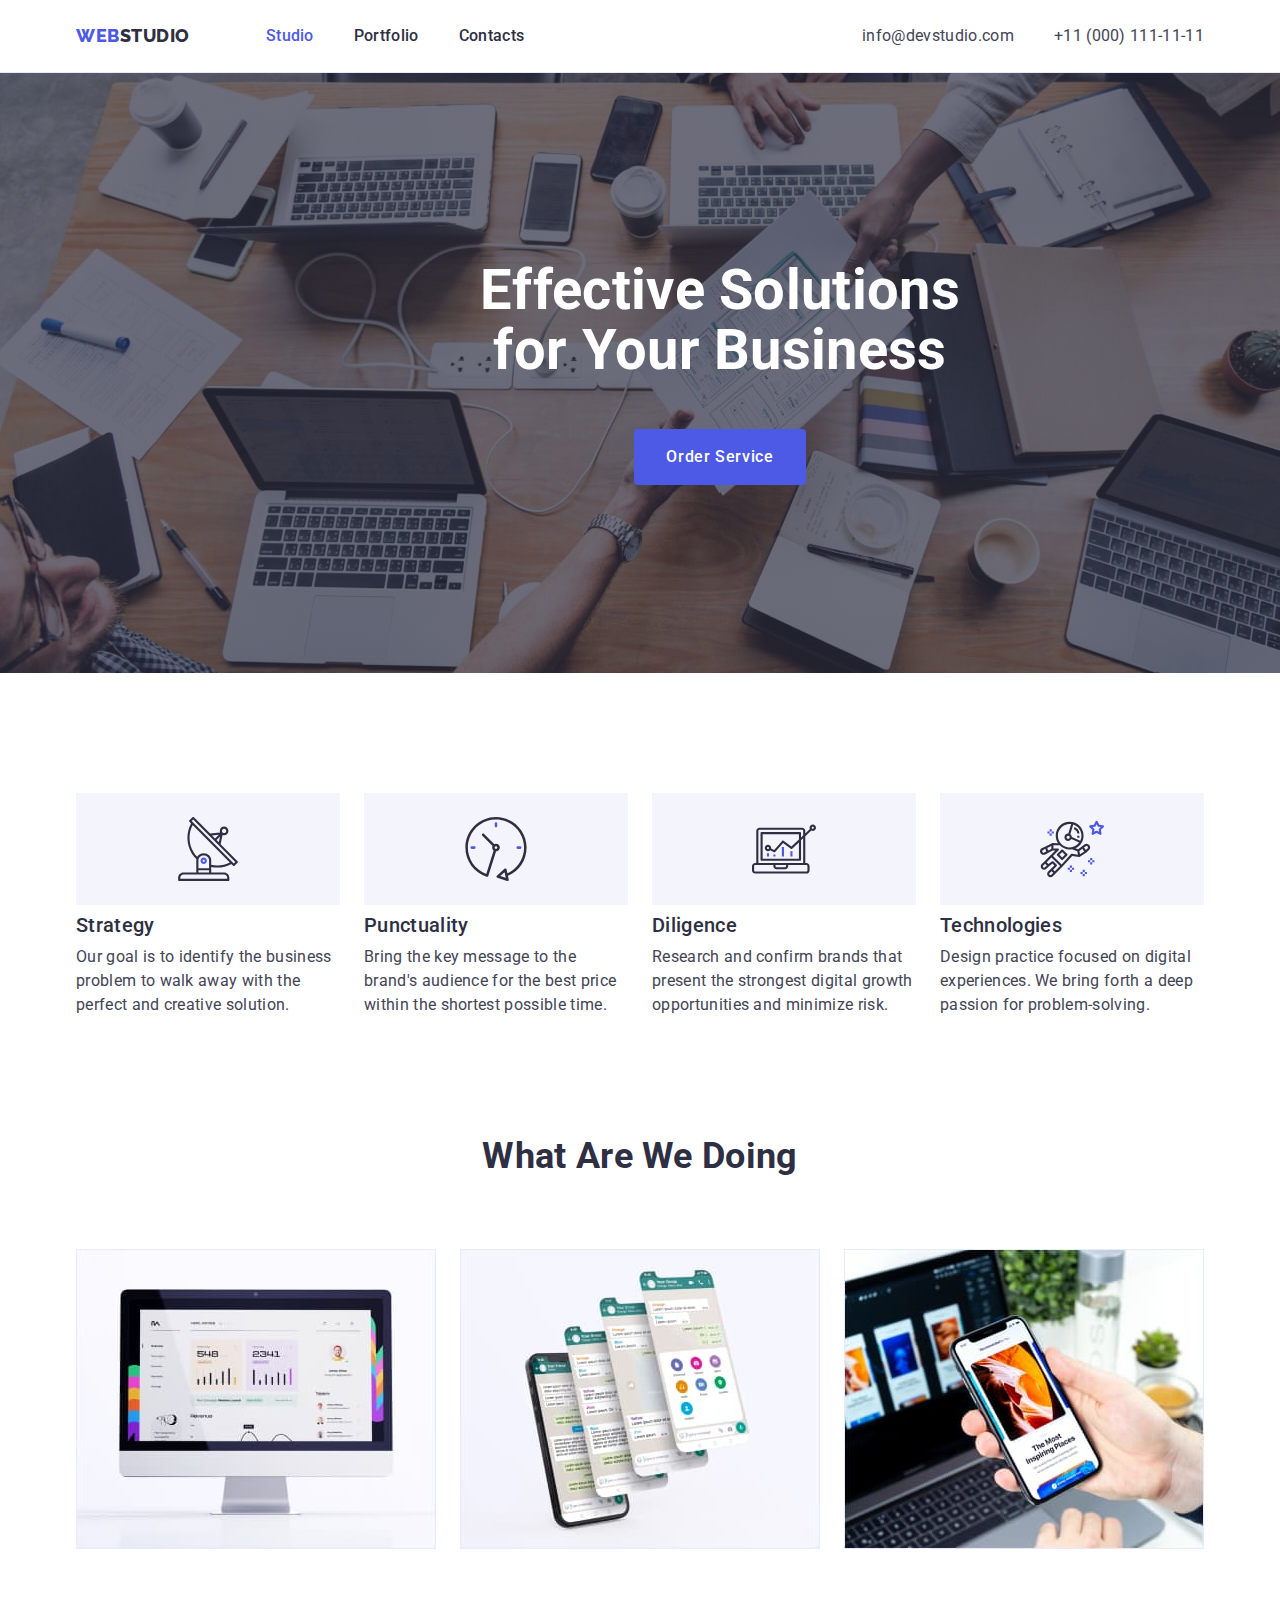
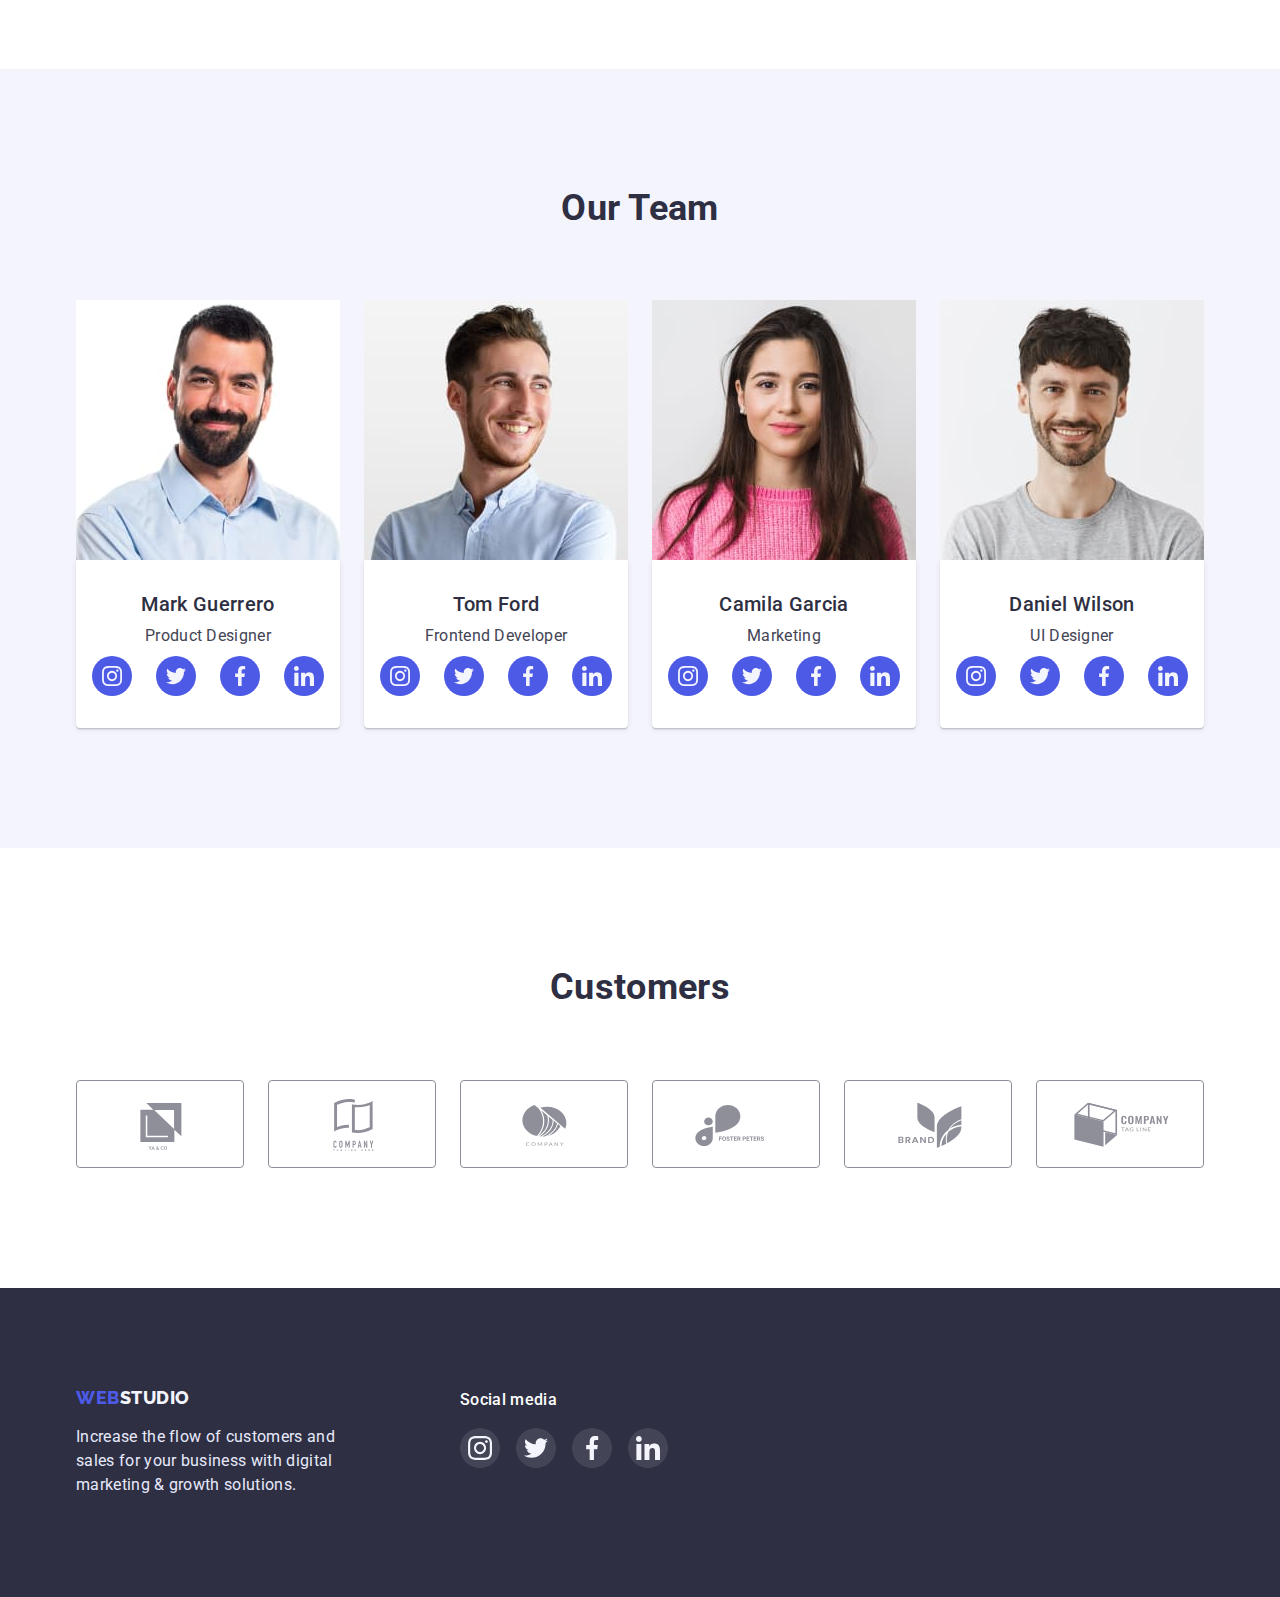
<file: index.html>
<!DOCTYPE html>
<html lang="en">
  <head>
    <meta charset="UTF-8" />
    <meta http-equiv="X-UA-Compatible" content="IE=edge" />
    <meta name="viewport" content="width=device-width, initial-scale=1.0" />
    <title>Document</title>
    <link href="https://fonts.googleapis.com/css2?family=Raleway:wght@800&family=Roboto:wght@400;500;700;900&display=swap" rel="stylesheet">
    <link rel="stylesheet" href="https://cdnjs.cloudflare.com/ajax/libs/modern-normalize/1.1.0/modern-normalize.min.css">
    <link rel="stylesheet" href="./css/style.css">
  </head>
  <body>
    
    <header class="icon nav-list">
      <div class="container main-nav">
      <a href="./index.html" class="icon-link"><span>WEB</span>STUDIO</a>
      <nav class="items">
        <ul class="site-nav list">
          <li class="item"><a href="" class="link current">Studio</a></li>
          <li class="item"><a href="./portfolio.html">Portfolio</a></li>
          <li class="item"><a href="">Contacts</a></li>
        </ul>
      </nav>
      <address class="items-nav">
        <ul class="auth-nav list">
          <li class="item"><a href="email:info@devstudio.com">info@devstudio.com</a></li>
          <li class="item"><a href="tel:+11(000)1111111">+11 (000) 111-11-11</a></li>
        </ul>
      </address>
      </div> 
    </header>

    
    

    <main>
      <section class="hero words">
        <div class="overlay">
        <div class="container">
        <h1 class="hero-title">
          Effective Solutions for Your Business
        </h1>
        <button type="button" class="button">Order Service</button>
        </div>
        </div>
      </section>
    

      <section class="section title">
        <div class="container">
        <h2 class="headline">Stages of development</h2>
        <ul class="section-text">
          <li class="item stage icon-antenna">
            <div class="stage-icon" >
            <svg class="list-icon" width="64" height="64">
              <use href="./images/icons.svg#icon-antenna"></use>
            </svg>
            </div>
            <h3 class="section-title">Strategy</h3>
            <p class="text">
              Our goal is to identify the business problem to walk away with the
              perfect and creative solution.
            </p>
          </li>

          <li class="item stage icon-clock">
            <div class="stage-icon">
              <svg class="list-icon" width="64" height="64">
                <use href="./images/icons.svg#icon-clock"></use>
              </svg>
            </div>
            <h3 class="section-title">Punctuality</h3>
            <p class="text">
              Bring the key message to the brand's audience for the best price
              within the shortest possible time.
            </p>
          </li>

          <li class="item stage icon-diagram">
            <div class="stage-icon">
              <svg class="list-icon" width="64" height="64">
                <use href="./images/icons.svg#icon-diagram"></use>
              </svg>
            </div>
            <h3 class="section-title">Diligence</h3>
            <p class="text">
              Research and confirm brands that present the strongest digital
              growth opportunities and minimize risk.
            </p>
          </li>

          <li class="item stage icon-astronaut">
            <div class="stage-icon">
              <svg class="list-icon" width="64" height="64">
                <use href="./images/icons.svg#icon-astronaut"></use>
              </svg>
            </div>
            <h3 class="section-title">Technologies</h3>
            <p class="text">
              Design practice focused on digital experiences. We bring forth a
              deep passion for problem-solving.
            </p>
          </li>
        </ul>
        </div>
      </section>

      <section class="section-caption">
        <div class="container ">
        <h2 class="subtitle">What are we doing</h2>
        <ul class="section-subtitle">
          <li class="pic">
            <img src="./images/forocard1.jpg" 
            alt="To study" 
            width="360" />
          </li>

          <li class="pic">
            <img
              src="./images/fotocard2.jpg"
              alt="Share your impressions"
              width="360"
            />
          </li>

          <li class="pic">
            <img
              src="./images/fotocard3.jpg"
              alt="Look for inspiration for yourself"
              width="360"
            />
          </li>
        </ul>
        </div>
      </section>

      <section class="section title-desc">

        <div class="container">
        <h2 class="subtitle">Our Team</h2>

        <ul class="section-subtitle">
          <li class="item">            
            <img src="./images/pages(1).jpg" alt="first man" width="264" />
            <div class="list-text">
            <h3 class="section-title list">Mark Guerrero</h3>
            <p class="desc desc-text">Product Designer</p>

            <ul class="social-list">
            <li class="social-list-item">
              <a href="https://www.instagram.com/" class="social-list-link">
                <svg class="social-list-icon" width="20" height="20">
                  <use href="./images/icons.svg#icon-instagram"></use>
                </svg>
              </a>
            </li>

            <li class="social-list-item">
              <a href="https://twitter.com/" class="social-list-link">
                <svg class="social-list-icon" width="20" height="20">
                  <use href="./images/icons.svg#icon-twitter"></use>
                </svg>
              </a>
            </li>

            <li class="social-list-item">
              <a href="https://uk-ua.facebook.com/" class="social-list-link">
                <svg class="social-list-icon" width="20" height="20">
                  <use href="./images/icons.svg#icon-facebook"></use>
                </svg>
              </a>
            </li>

            <li class="social-list-item">
              <a href="https://www.linkedin.com/" class="social-list-link">
                <svg class="social-list-icon" width="20" height="20">
                  <use href="./images/icons.svg#icon-linkedin"></use>
                </svg>
              </a>
            </li>
            </ul>
            </div>
          </li>

            

          <li class="item">
            <img src="./images/pages(2).jpg" alt="second man" width="264" />
            <div class="list-text">
            <h3 class="section-title list">Tom Ford</h3>
            <p class="desc desc-text">Frontend Developer</p>
            <ul class="social-list">
              <li class="social-list-item">
                <a href="https://www.instagram.com/" class="social-list-link">
                  <svg class="social-list-icon" width="20" height="20">
                    <use href="./images/icons.svg#icon-instagram"></use>
                  </svg>
                </a>
              </li>
  
              <li class="social-list-item">
                <a href="https://twitter.com/" class="social-list-link">
                  <svg class="social-list-icon" width="20" height="20">
                    <use href="./images/icons.svg#icon-twitter"></use>
                  </svg>
                </a>
              </li>
  
              <li class="social-list-item">
                <a href="https://uk-ua.facebook.com/" class="social-list-link">
                  <svg class="social-list-icon" width="20" height="20">
                    <use href="./images/icons.svg#icon-facebook"></use>
                  </svg>
                </a>
              </li>
  
              <li class="social-list-item">
                <a href="https://www.linkedin.com/" class="social-list-link">
                  <svg class="social-list-icon" width="20" height="20">
                    <use href="./images/icons.svg#icon-linkedin"></use>
                  </svg>
                </a>
              </li>
              </ul>
            </div>
          </li>
          
          
          

          <li class="item">            
            <img src="./images/pages(3).jpg" alt="first girl" width="264" />
            <div class="list-text">
            <h3 class="section-title list">Camila Garcia</h3>
            <p class="desc desc-text">Marketing</p>
            <ul class="social-list">
              <li class="social-list-item">
                <a href="https://www.instagram.com/" class="social-list-link">
                  <svg class="social-list-icon" width="20" height="20">
                    <use href="./images/icons.svg#icon-instagram"></use>
                  </svg>
                </a>
              </li>
  
              <li class="social-list-item">
                <a href="https://twitter.com/" class="social-list-link">
                  <svg class="social-list-icon" width="20" height="20">
                    <use href="./images/icons.svg#icon-twitter"></use>
                  </svg>
                </a>
              </li>
  
              <li class="social-list-item">
                <a href="https://uk-ua.facebook.com/" class="social-list-link">
                  <svg class="social-list-icon" width="20" height="20">
                    <use href="./images/icons.svg#icon-facebook"></use>
                  </svg>
                </a>
              </li>
  
              <li class="social-list-item">
                <a href="https://www.linkedin.com/" class="social-list-link">
                  <svg class="social-list-icon" width="20" height="20">
                    <use href="./images/icons.svg#icon-linkedin"></use>
                  </svg>
                </a>
              </li>
              </ul>
            </div>
          </li>

          <li class="item">            
            <img src="./images/pages(4).jpg" alt="third man" width="264" />
            <div class="list-text">
            <h3 class="section-title list">Daniel Wilson</h3>
            <p class="desc desc-text">UI Designer</p>
            <ul class="social-list">
              <li class="social-list-item">
                <a href="https://www.instagram.com/" class="social-list-link">
                  <svg class="social-list-icon" width="20" height="20">
                    <use href="./images/icons.svg#icon-instagram"></use>
                  </svg>
                </a>
              </li>
  
              <li class="social-list-item">
                <a href="https://twitter.com/" class="social-list-link">
                  <svg class="social-list-icon" width="20" height="20">
                    <use href="./images/icons.svg#icon-twitter"></use>
                  </svg>
                </a>
              </li>
  
              <li class="social-list-item">
                <a href="https://uk-ua.facebook.com/" class="social-list-link">
                  <svg class="social-list-icon" width="20" height="20">
                    <use href="./images/icons.svg#icon-facebook"></use>
                  </svg>
                </a>
              </li>
  
              <li class="social-list-item">
                <a href="https://www.linkedin.com/" class="social-list-link">
                  <svg class="social-list-icon" width="20" height="20">
                    <use href="./images/icons.svg#icon-linkedin"></use>
                  </svg>
                </a>
              </li>

              </ul>
            </div>
          </li>

        </ul>
        </div>
      </section>

      <section class="section list-customers">
        <div class="container ">
          <h2 class="subtitle">Customers</h2>
          <ul class="customers-item">
            <li class="link-customers link">
              <a class="cust-link">
              <svg class="customers-icon icon" width="104" height="56">
                <use href="./images/icons.svg#icon-Logo1"></use>
              </svg>
              </a>
            </li>
            <li class="link-customers link">
              <a class="cust-link">
              <svg class="customers-icon icon" width="104" height="56">
                <use href="./images/icons.svg#icon-Logo2"></use>
              </svg>
              </a>
            </li>
            <li class="link-customers link">
              <a class="cust-link">
              <svg class="customers-icon icon" width="104" height="56">
                <use href="./images/icons.svg#icon-Logo3"></use>
              </svg>
              </a>
            </li>
            <li class="link-customers link">
              <a class="cust-link">
              <svg class="customers-icon icon" width="104" height="56">
                <use href="./images/icons.svg#icon-Logo4"></use>
              </svg>
              </a>
            </li>
            <li class="link-customers link">
              <a class="cust-link">
              <svg class="customers-icon icon" width="104" height="56">
                <use href="./images/icons.svg#icon-Logo5"></use>
              </svg>
              </a>
            </li>
            <li class="link-customers  link">
              <a class="cust-link">
              <svg class="customers-icon icon" width="104" height="56">
                <use href="./images/icons.svg#icon-Logo6"></use>
              </svg>
              </a>
            </li>
          </ul>

        </div>
      </section>
    </main>




    <footer class="footer-content">
      <div class="container content-text">
      <div class="quote-link">
      <a href="./index.html" class="icon-link"><span>WEB</span>STUDIO</a>
      <p class="text">
        Increase the flow of customers and sales for your business with digital
        marketing & growth solutions.
      </p>
      </div>
      

      <div class="social-item">
        <h3 class="social-media ">Social media</h3>
      <ul class="social-list-media">
        <li>
          <a href="https://www.instagram.com/" class="social-link">
          <svg class="social-list-icon" width="24" height="24">
            <use href="./images/icons.svg#icon-instagram"></use>
          </svg>
        </a>
        </li>

        <li>
          <a href="https://twitter.com/" class="social-link">
          <svg class="social-list-icon" width="24" height="24">
            <use href="./images/icons.svg#icon-twitter"></use>
          </svg>
        </a>
        </li>

        <li>
          <a href="https://uk-ua.facebook.com/" class="social-link">
          <svg class="social-list-icon" width="24" height="24">
            <use href="./images/icons.svg#icon-facebook"></use>
          </svg>
        </a>
        </li>

        <li>
          <a href="https://www.linkedin.com/" class="social-link">
          <svg class="social-list-icon" width="24" height="24">
            <use href="./images/icons.svg#icon-linkedin"></use>
          </svg>
        </a>
        </li>
      </ul>
      </div>
      </div>
      
    </footer>

  </body>
</html>
</file>
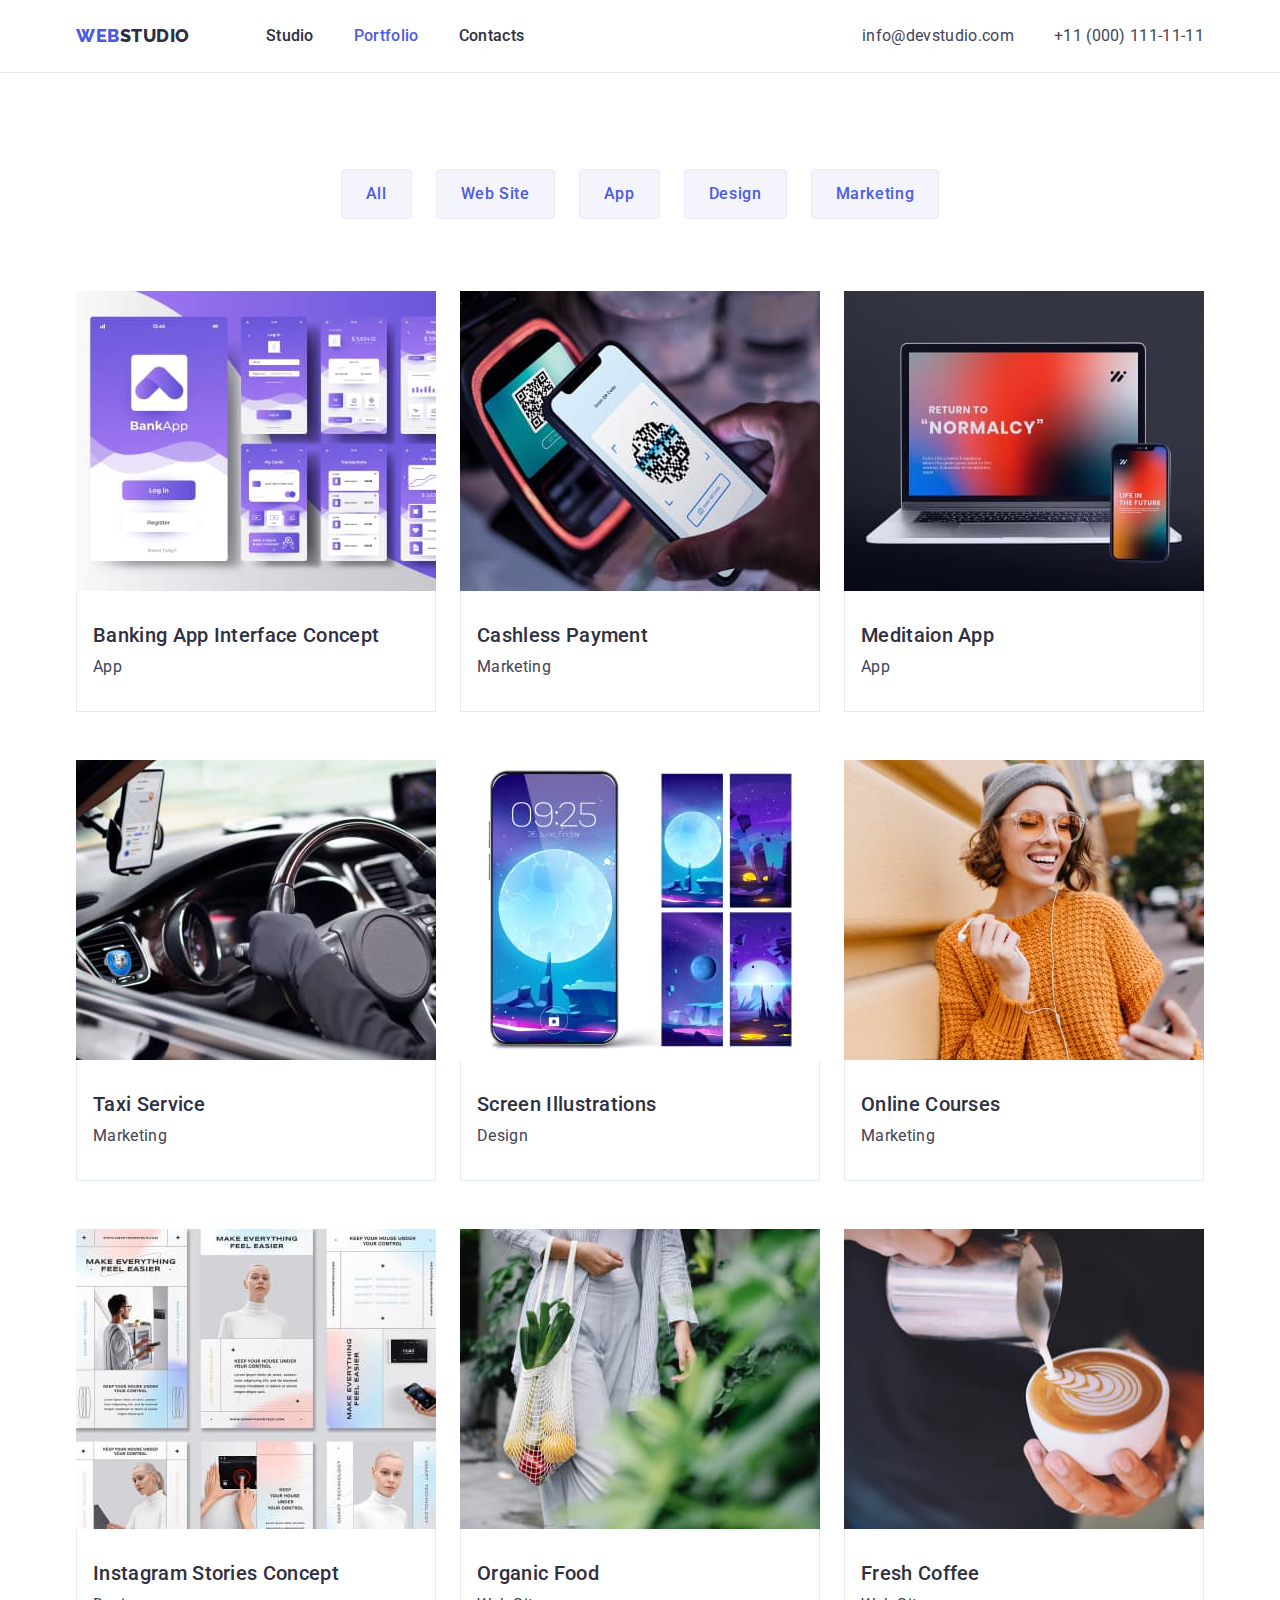
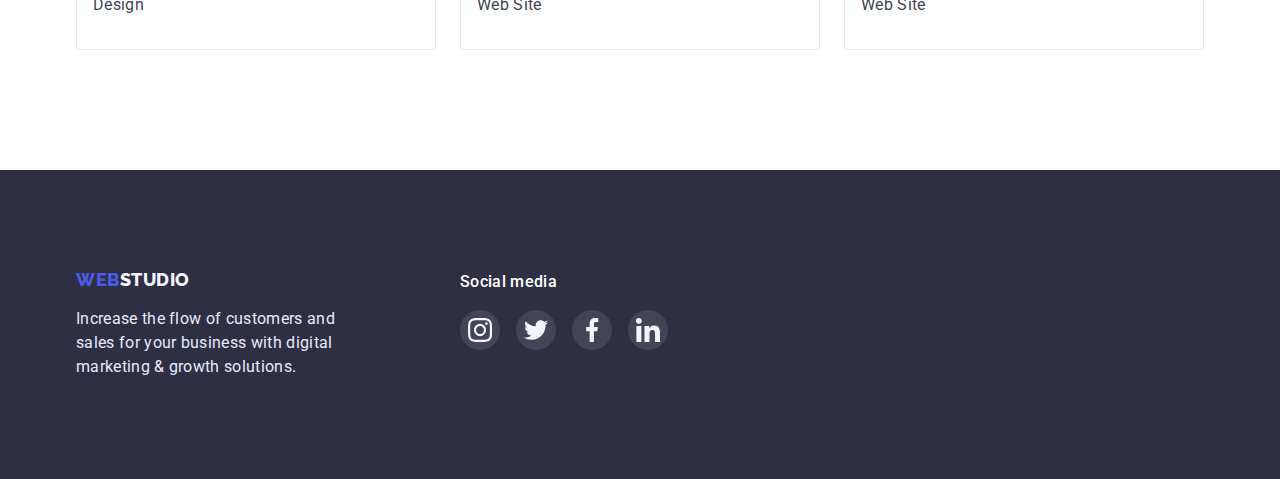
<file: portfolio.html>
<!DOCTYPE html>
<html lang="en">
  <head>
    <meta charset="UTF-8" />
    <meta http-equiv="X-UA-Compatible" content="IE=edge" />
    <meta name="viewport" content="width=device-width, initial-scale=1.0" />
    <title>Document</title>
    <link href="https://fonts.googleapis.com/css2?family=Raleway:wght@800&family=Roboto:wght@400;500;700;900&display=swap" rel="stylesheet">
    <link rel="stylesheet" href="https://cdnjs.cloudflare.com/ajax/libs/modern-normalize/1.1.0/modern-normalize.min.css">
    <link rel="stylesheet" href="./css/style.css">
  </head>
  <body>
    <header class="icon nav-list">
      <div class="container main-nav">
      <a href="./index.html" class="icon-link"><span>WEB</span>STUDIO</a>
      <nav class="items">
        <ul class="site-nav list">
          <li class="item"><a href="./index.html">Studio</a></li>
          <li class="item"><a href="./portfolio.html" class="link current">Portfolio</a></li>
          <li class="item"><a href="">Contacts</a></li>
        </ul>
      </nav>
      <address class="items-nav">
        <ul class="auth-nav list">
          <li class="item"><a href="email:info@devstudio.com">info@devstudio.com</a></li>
          <li class="item"><a href="tel:+11(000)1111111">+11 (000) 111-11-11</a></li>
        </ul>
      </address>
      </div>
    </header>



       <main>
      <section class="item-nav">
        <div class="container">
        <h1 class="title headline">examples</h1>
        <ul class="group-button">
          <li class="btn"><button type="button" class="btn-group">All</button></li>
          <li class="btn"><button type="button" class="btn-group">Web Site</button></li>
          <li class="btn"><button type="button" class="btn-group">App</button></li>
          <li class="btn"><button type="button" class="btn-group">Design</button></li>
          <li class="btn"><button type="button" class="btn-group">Marketing</button></li>
        </ul>
        
        <ul class="gallery">
          <li class="item-picture">
            <a class="picture-list">
            <img src="./images/example1.jpg" alt="Banking App" width="360" />
            <div class="item-text">
            <h2 class="gallery-title">Banking App Interface Concept</h2>
            <p>App</p>
            </div>
            </a>
          </li>
          <li class="item-picture">
            <a class="picture-list">
            <img src="./images/example2.jpg" alt="Cashless Payment" width="360" />
            <div class="item-text">
            <h2 class="gallery-title">Cashless Payment</h2>
            <p>Marketing</p>
            </div>
            </a>
          </li>
          <li class="item-picture">
            <a class="picture-list">
            <img src="./images/example3.jpg" alt="Meditation App" width="360" />
            <div class="item-text">
            <h2 class="gallery-title">Meditaion App</h2>
            <p>App</p>
            </div>
            </a>
          </li>
          <li class="item-picture">
            <a class="picture-list">
            <img src="./images/example4.jpg" alt="Taxi Service" width="360" />
            <div class="item-text">
            <h2 class="gallery-title">Taxi Service</h2>
            <p>Marketing</p>
            </div>
            </a>
          </li>
          <li class="item-picture">
            <a class="picture-list">
            <img src="./images/example5.jpg" alt="Screen Illustrations" width="360" />
            <div class="item-text">
            <h2 class="gallery-title">Screen Illustrations</h2>
            <p>Design</p>
            </div>
            </a>
          </li>
          <li class="item-picture">
            <a class="picture-list">
            <img src="./images/example6.jpg" alt="Online Courses" width="360" />
            <div class="item-text">
            <h2 class="gallery-title">Online Courses</h2>
            <p>Marketing</p>
            </div>
            </a>
          </li>
          <li class="item-picture">
            <a class="picture-list">
            <img src="./images/example7.jpg" alt="Instagram Stories Concept" width="360" />
            <div class="item-text">
            <h2 class="gallery-title">Instagram Stories Concept</h2>
            <p>Design</p>
            </div>
            </a>
          </li>
          <li class="item-picture">
            <a class="picture-list">
            <img src="./images/example8.jpg" alt="Organic Food" width="360" />
            <div class="item-text">
            <h2 class="gallery-title">Organic Food</h2>
            <p>Web Site</p>
            </div>
            </a>
          </li>
          <li class="item-picture">
            <a class="picture-list">
            <img src="./images/example9.jpg" alt="Fresh Coffee" width="360" />
            <div class="item-text">
            <h2 class="gallery-title">Fresh Coffee</h2>
            <p>Web Site</p>
            </div>
            </a>
          </li>
        </ul>
        </div>
      </section>
    </main>


    <footer class="footer-content">
      <div class="container content-text">
      <div class="quote-link">
      <a href="./index.html" class="icon-link"><span>WEB</span>STUDIO</a>
      <p class="text">
        Increase the flow of customers and sales for your business with digital
        marketing & growth solutions.
      </p>
      </div>
      

      <div class="social-item">
        <h3 class="social-media ">Social media</h3>
      <ul class="social-list-media">
        <li>
          <a class="social-link">
          <svg class="social-list-icon" width="24" height="24">
            <use href="./images/icons.svg#icon-instagram"></use>
          </svg>
        </a>
        </li>

        <li>
          <a class="social-link">
          <svg class="social-list-icon" width="24" height="24">
            <use href="./images/icons.svg#icon-twitter"></use>
          </svg>
        </a>
        </li>

        <li>
          <a class="social-link">
          <svg class="social-list-icon" width="24" height="24">
            <use href="./images/icons.svg#icon-facebook"></use>
          </svg>
        </a>
        </li>

        <li>
          <a class="social-link">
          <svg class="social-list-icon" width="24" height="24">
            <use href="./images/icons.svg#icon-linkedin"></use>
          </svg>
        </a>
        </li>
      </ul>
      </div>
      </div>
      
    </footer>
    </body>
  </html>
</file>
<file: css/style.css>
/* файл index.html */
:root {
    --brand-color: #2E2F42;
    --main-color-text: #434455;
    --accent-color: #4D5AE5;
    --white-color: #FFFFFF;
    --secondary-background-color: #F4F4FD;
    --secondary-color-text: #E7E9FC;
    --color-hover: #404BBF;
    --border-color: #8E8F99;
    --footer-color-hover: #31D0AA;
}
body {
    background-color: var(--white-color);
    color:  var(--main-color-text);
    font-family: Roboto, sans-serif;
    letter-spacing: 0.02em;
}
ul {
    margin: 0;
    padding: 0;
    list-style: none;
}
.container {
    width: 1158px;
    margin: 0 auto;
    padding: 0 15px;
}
h1,h2,h3 {
    margin-top: 0;
    margin-bottom: 0;
}

/* logo */
.icon a {
    color: var(--brand-color);
    text-decoration: none;
    line-height: 1.33;
}
.icon a:hover, .icon a:focus {
    color: var(--color-hover);
   }
.main-nav{
    
    display: flex;
    align-items: center;
}
.icon-link {
    color: var(--accent-color);
    font-family: Raleway, sans-serif;
    font-weight: 800;
    font-size: 18px;
    letter-spacing: 0.03em;
}
span {
    color: var(--accent-color);
}
/* Ефект поточної сторінки */
.site-nav .link.current {
    color: var(--accent-color);
}
/* hero */

.words {
    width: 1440px;
    height: 600px;
    margin-left: auto;
    margin-right: auto;
    background-image: url(../images/overlay.jpg);
    background-repeat: no-repeat;
    background-position: center;
    background-size: cover;
    background-image: linear-gradient(rgba(46, 47, 66, 0.7), rgba(46, 47, 66, 0.7)), url(../images/overlay.jpg);

    padding: 188px 0;
    text-align: center;
    background-color: var(--brand-color);
}
.hero-title {
    width: 496px;
    margin-bottom: 48px;
    margin-left: auto;
    margin-right: auto;

    color: var(--white-color);
    font-size: 56px;
    line-height: 1.07;   
}
.button {
    
    border-radius: 4px;
    padding: 16px 32px;
    min-width: 169px;

    background-color: var(--accent-color);
    color: var(--white-color);
    font-family: inherit;
    font-weight: 500;
    font-size: 16px;
    line-height: 1.5;
    letter-spacing: 0.04em;
    cursor: pointer;
    border: none;
    
}
.button:hover, .button:focus {
    background-color: var(--color-hover);
}

/* site-nav */
.list {
    margin: 0;
    padding: 0;
}
.items {
    margin-left: 76px;
}
.site-nav{
    display: flex;
}
.site-nav a {
    display: block;
    font-weight: 500;
    font-size: 16px;
    line-height: 1.5;
    padding-top: 24px;
    padding-bottom: 24px;
}
.site-nav .item +.item {
    margin-left: 40px;
}

/* auth-nav */
.auth-nav a {
    display: block;
    color: var(--main-color-text);
    font-style: normal;
    font-weight: 400;
    font-size: 16px;
    line-height: 1.5;
    padding-top: 24px;
    padding-bottom: 24px;
}
.items-nav {
    margin-left: auto;
}
.auth-nav {
    display: flex;
}
.auth-nav .item + .item {
    margin-left: 40px;
}

/* section */

.section-title {
    margin-bottom: 8px;
    
    color: var(--brand-color);
    font-weight: 500;
    font-size: 20px;
    line-height: 1.2;
}
.stage-icon {
    display: flex;
    justify-content: center;
    align-items: center;
    background-color: var(--secondary-background-color);
    height: 112px;
    margin-bottom: 8px;
}
.headline {
    display: none;
}
.section-text { 
    display: flex;
}
.section-text .item {
    width: calc((100% - 72px) / 4);
}
.section-text .item + .item {
    margin-left: 24px;
}
.section-caption {
    padding-bottom: 120px;
}

.subtitle {
    text-transform: capitalize;
    margin-bottom: 72px;

    color: var(--brand-color);
    font-size: 36px;
    line-height: 1.1;
    text-align: center;
}
.section-subtitle {
    display: flex;
}
.section-subtitle .pic {
    width: calc((100% - 48px)/ 3);
}
.section-subtitle .pic + .pic {
    margin-left: 24px;
}

.section-subtitle .item {
    width: calc((100% - 72px) / 4);
}
.section-subtitle .item + .item {
    margin-left: 24px;
}
.item .list {
    text-align: center;
}


img {
    display: block;
    max-width: 100%;
    height: auto;
}
.list-text {
    box-shadow: 0px 1px 6px rgba(46, 47, 66, 0.08), 0px 1px 1px rgba(46, 47, 66, 0.16), 0px 2px 1px rgba(46, 47, 66, 0.08);
    border-radius: 0px 0px 4px 4px;
    padding: 32px 0;

    background-color: var(--white-color);
}
.text {
    margin: 0;

    color: var(--main-color-text);
    font-size: 16px;
    line-height: 1.5;
}
.title-desc {

    background-color: var(--secondary-background-color);
}
.section {
    padding: 120px 0;
}
.desc {
    text-align: center;
    margin: 0;

    color: var(--main-color-text);
    font-size: 16px;
    line-height: 1.5;
}
.desc-text {
    margin-bottom: 8px;
}

.social-list {
    display: flex;
    justify-content: center;
    gap: 24px;
    cursor: pointer;
}

.social-list-link {
    display: flex;
    justify-content: center;
    align-items: center;
    width: 40px;
    height: 40px;
    border-radius: 50%;
    background-color: var(--accent-color);
}
.social-list-link:hover, .social-list-link:focus {
    background-color: var(--color-hover);
}



.customers-item {
    display: flex;
    
}


.cust-link {
    display: flex;
    justify-content: center;
    align-items: center;

    width: 168px;
    height: 88px;
    border: 1px solid var(--border-color);
    border-radius: 4px;
    cursor: pointer;
    
}

.cust-link:hover, .cust-link:focus {
    border-color: var(--color-hover);
}
.cust-link:hover .customers-icon, .cust-link:focus .customers-icon {
    fill: var(--color-hover);
}

.link-customers {
    margin-left: 24px;
}
.link-customers:first-child {
    margin-left: 0;
}

.customers-icon {
    fill: var(--border-color);
}






/* footer */

.footer-content {
    padding: 100px 0;
    background-color: var(--brand-color);
}

.footer-content a {
      
    color: var(--secondary-background-color);
    line-height: 1.16;
    text-decoration: none;
}
.footer-content .text {      
    margin-top: 16px;
    color: var(--secondary-color-text);  
}

.quote-link {
    width: 264px;
    
}
.content-text {
    display: flex;
}


.social-media {
    margin-bottom: 16px;
    color: var(--white-color);
    font-weight: 500;
    font-size: 16px;
    line-height: 1.5;
    letter-spacing: 0.02em;
}

.social-list-media{
    display: flex;
    gap: 16px;

}

.social-link  {
    display: flex;
    justify-content: center;
    align-items: center;
    width: 40px;
    height: 40px;
    border-radius: 50%;
    background-color: rgba(255, 255, 255, 0.1);
    cursor: pointer;
    
}

.social-link:hover, .social-link:focus {
    background-color: var(--footer-color-hover);
}
.social-item {
    margin-left: 120px;
}



/* portfolio.html */

/* --brand-color: #2E2F42;
    --main-color-text: #434455;
    --accent-color: #4D5AE5;
    --white-color: #FFFFFF;
    --secondary-background-color: #F4F4FD;
    --secondary-color-text: #E7E9FC;
    --color-hover: #404BBF;
    --border-color: #8E8F99;
    --footer-color-hover: #31D0AA; */

/* header */

.nav-list {
    border-bottom: 1px solid var(--secondary-color-text);
}



/* button */
.item-nav {
    padding-top: 96px;
    padding-bottom: 120px;
    
}
.btn-group {
    padding: 12px 24px;
    
    background-color: var(--secondary-background-color);
    color: var(--accent-color);
    font-family: Roboto, sans-serif;
    font-weight: 500;
    font-size: 16px;
    line-height: 1.5;
    letter-spacing: 0.04em;
    cursor: pointer;
    border-radius: 4px;
    border: 1px solid var(--secondary-color-text);
}
.btn-group:hover, .btn-group:focus {
    background-color: var(--color-hover);
    border-color: var(--color-hover);
    color: var(--white-color);
    box-shadow: 0px 3px 1px rgba(0, 0, 0, 0.1), 0px 2px 1px rgba(0, 0, 0, 0.08), 0px 2px 2px rgba(0, 0, 0, 0.12);
    
}
.group-button .btn + .btn {
    margin-left: 24px;
}
.group-button {
    margin-bottom: 72px;
    display: flex;
    justify-content: center;

}
.gallery {
    display: flex;
    flex-wrap: wrap;
    
}
.gallery .item-picture {   
    margin-bottom: 48px;
}
.gallery-title {
    margin-bottom: 8px;
   
    color: var(--brand-color);
    font-weight: 500;
    font-size: 20px;
    line-height: 1.2;
}
.gallery p {
    
    margin: 0;
    font-weight: 400;
    font-size: 16px;
    line-height: 1.5;
}

.item-picture {
    width: calc((100% - 48px)/ 3);
    margin-right: 24px;
}
.item-picture:nth-child(3n) {
    margin-right: 0;
}
.item-picture:nth-last-child(-n+3){
    margin-bottom: 0;
}
.item-text {
    border: 1px solid var(--secondary-color-text);
    border-top: none;
    padding: 32px 0 32px 16px;

}
.picture-list:hover, .picture-list:focus {
    display: block;
    box-shadow: 0px 1px 6px rgba(46, 47, 66, 0.08), 0px 1px 1px rgba(46, 47, 66, 0.16), 0px 2px 1px rgba(46, 47, 66, 0.08);
}
</file>
